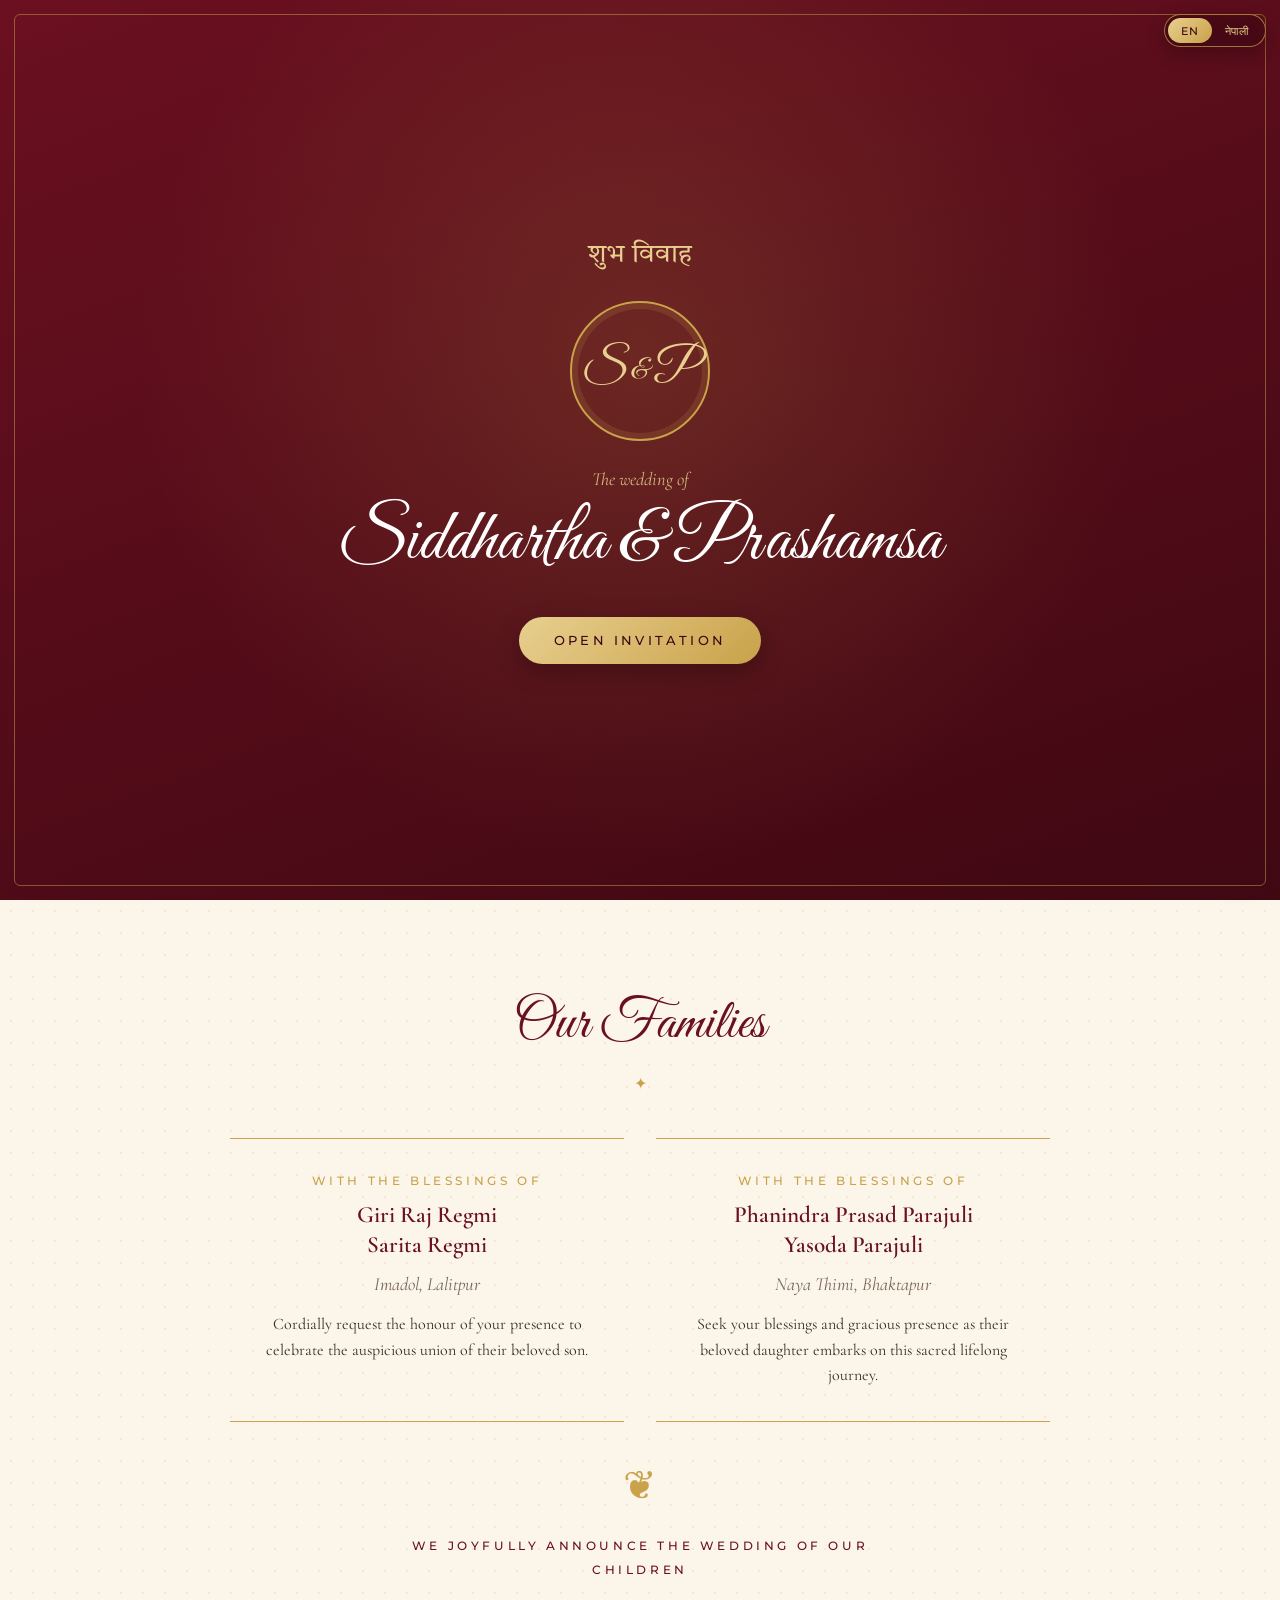
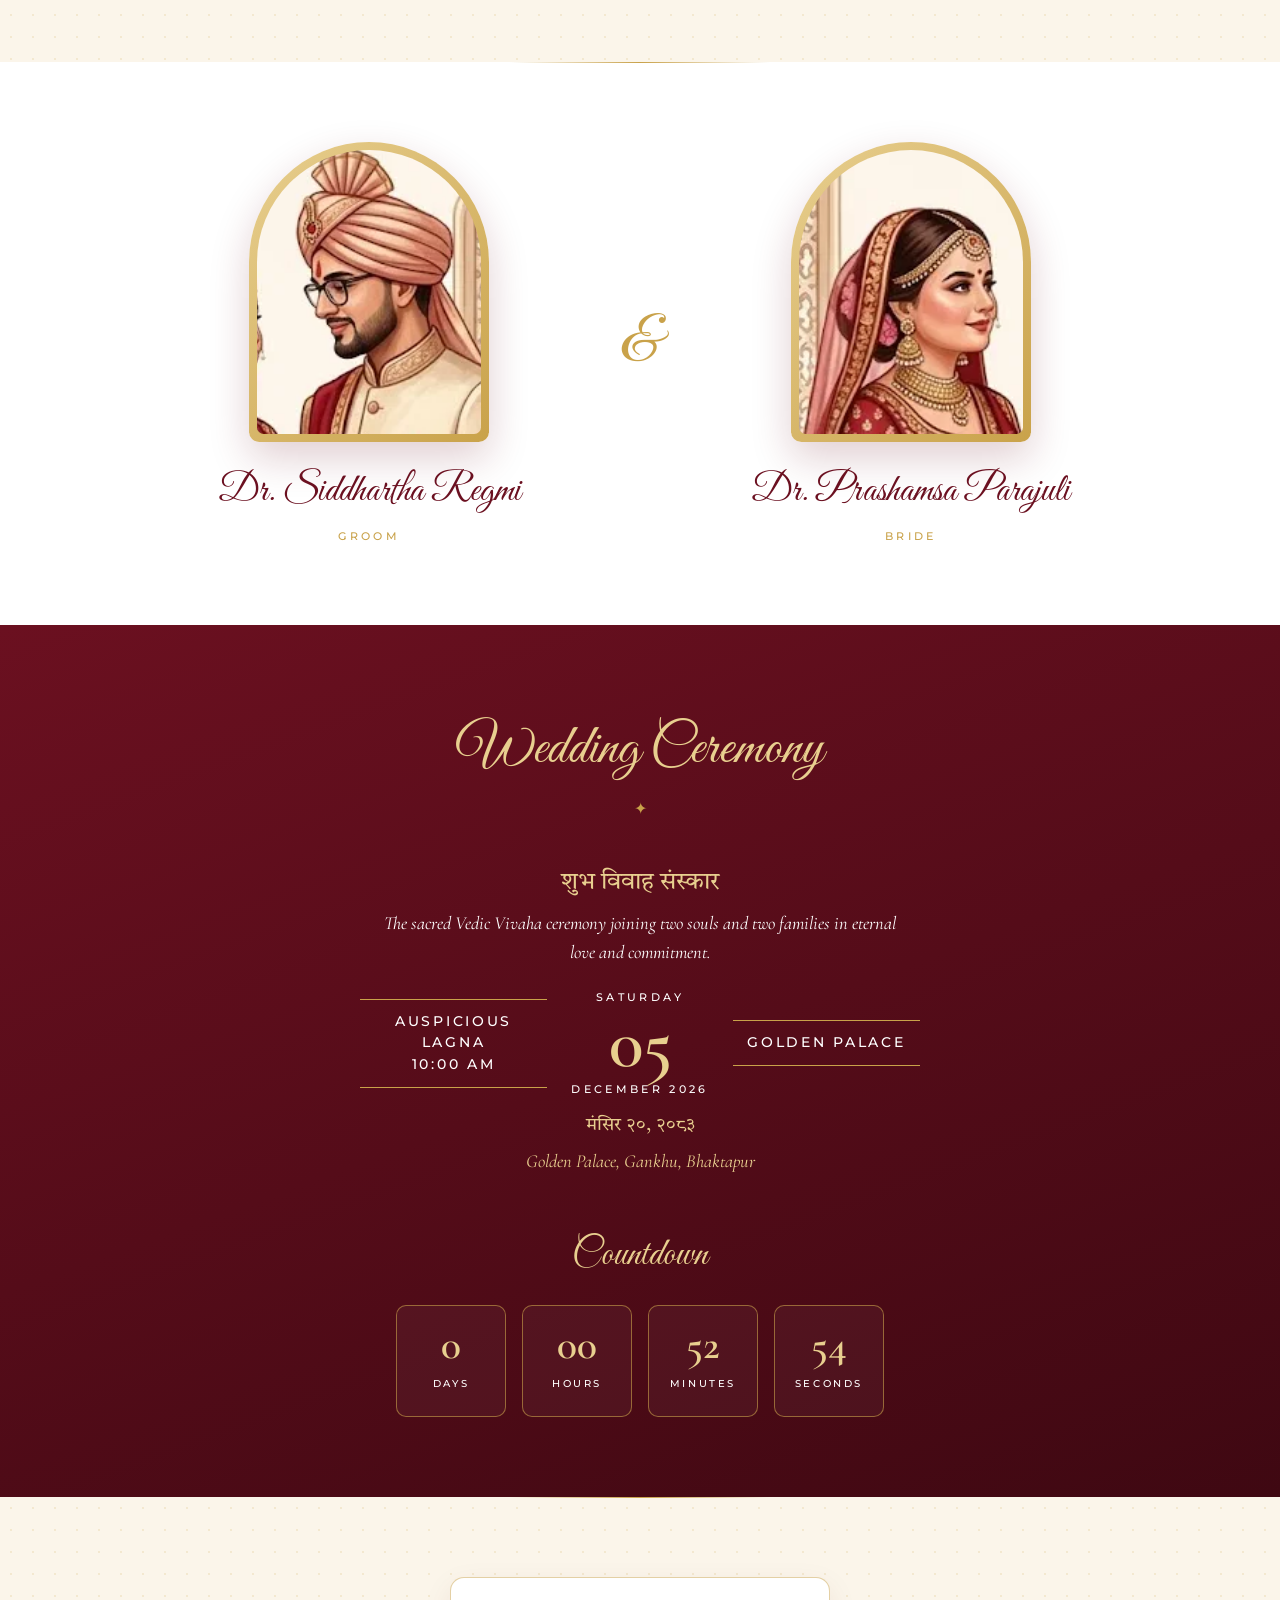
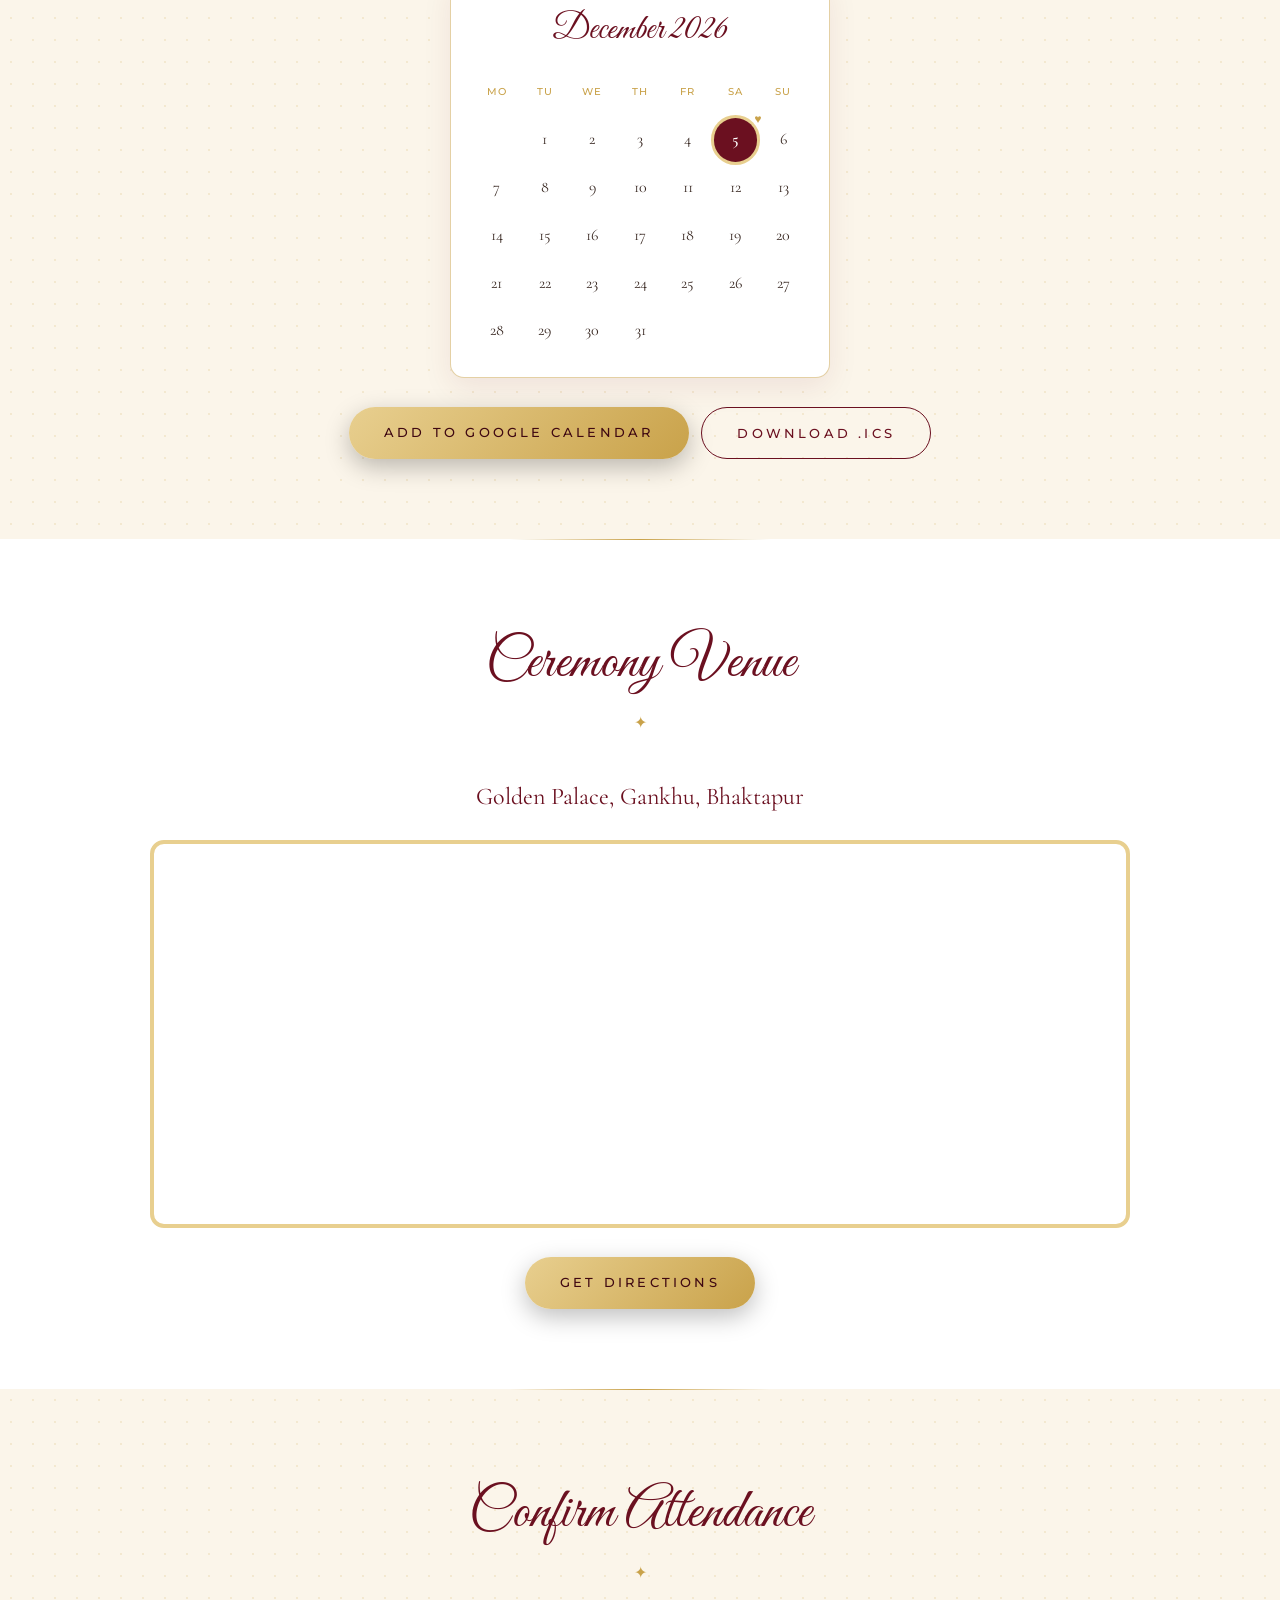
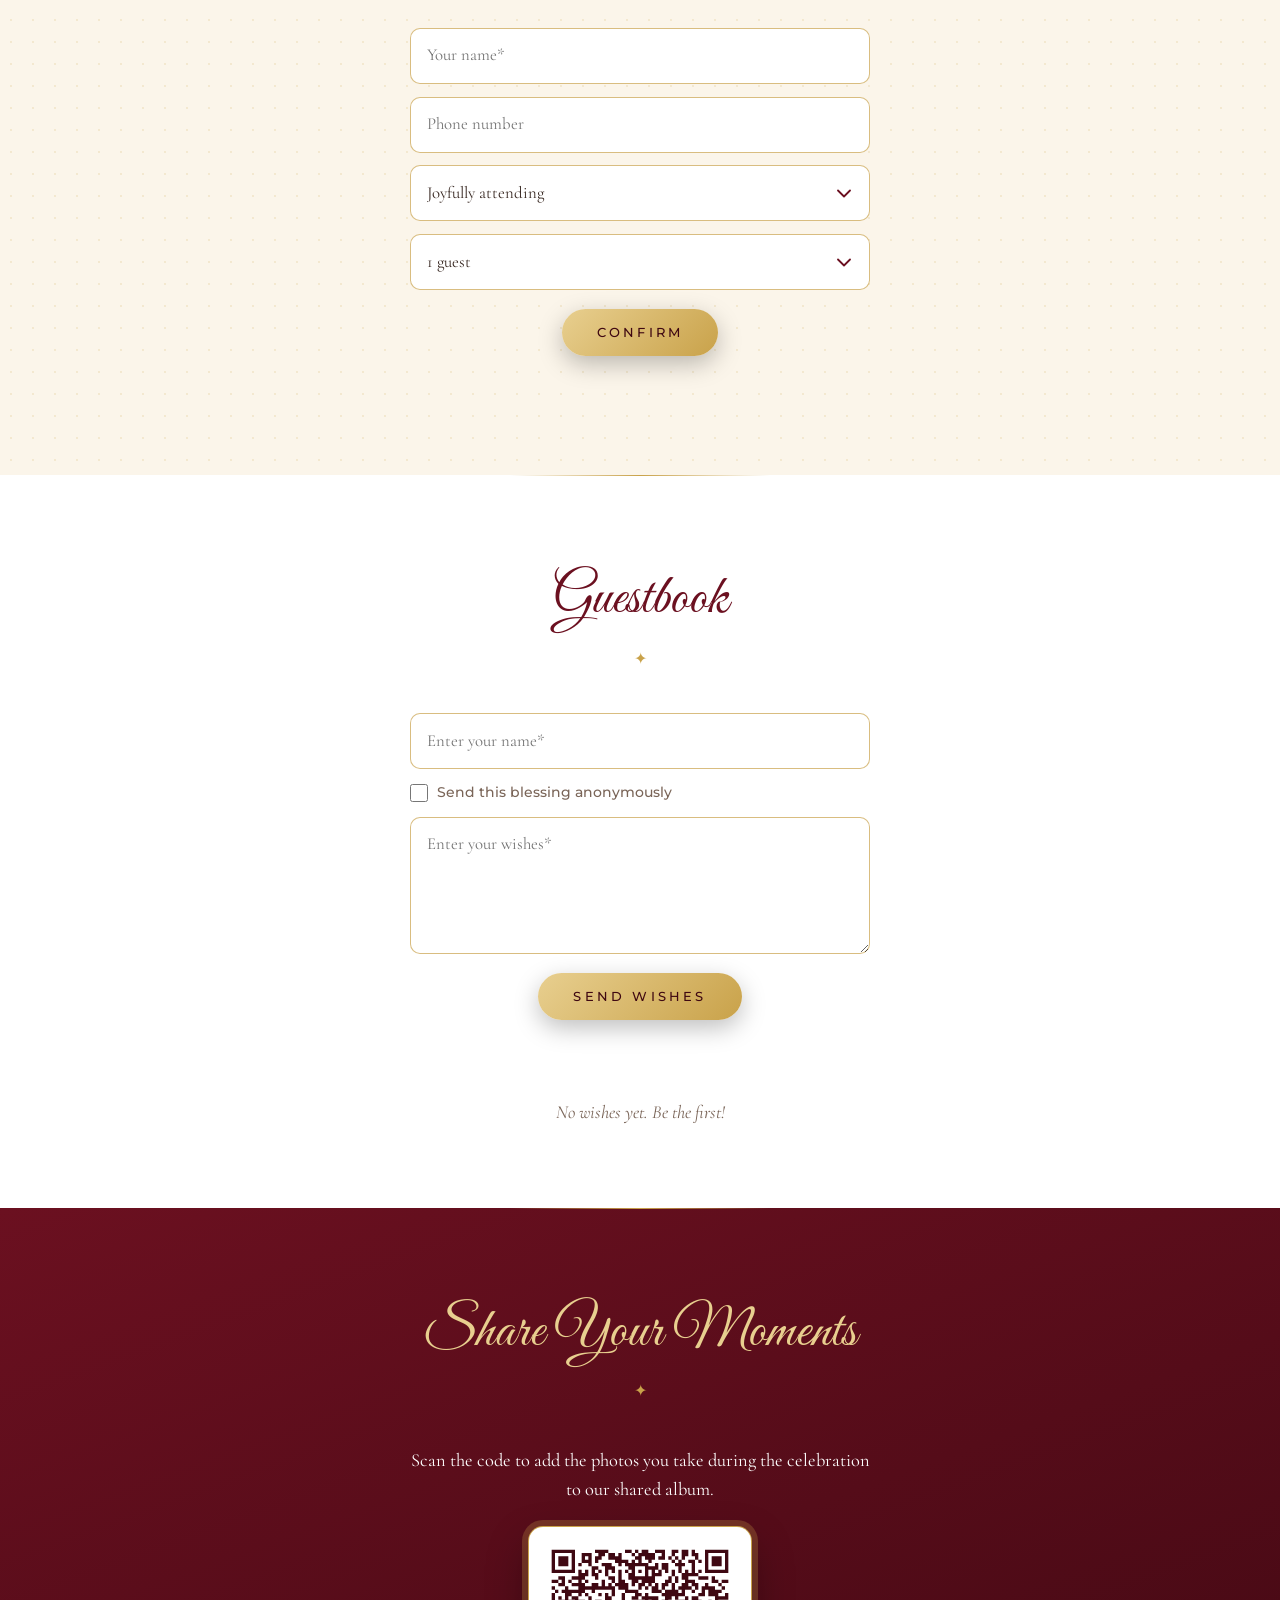
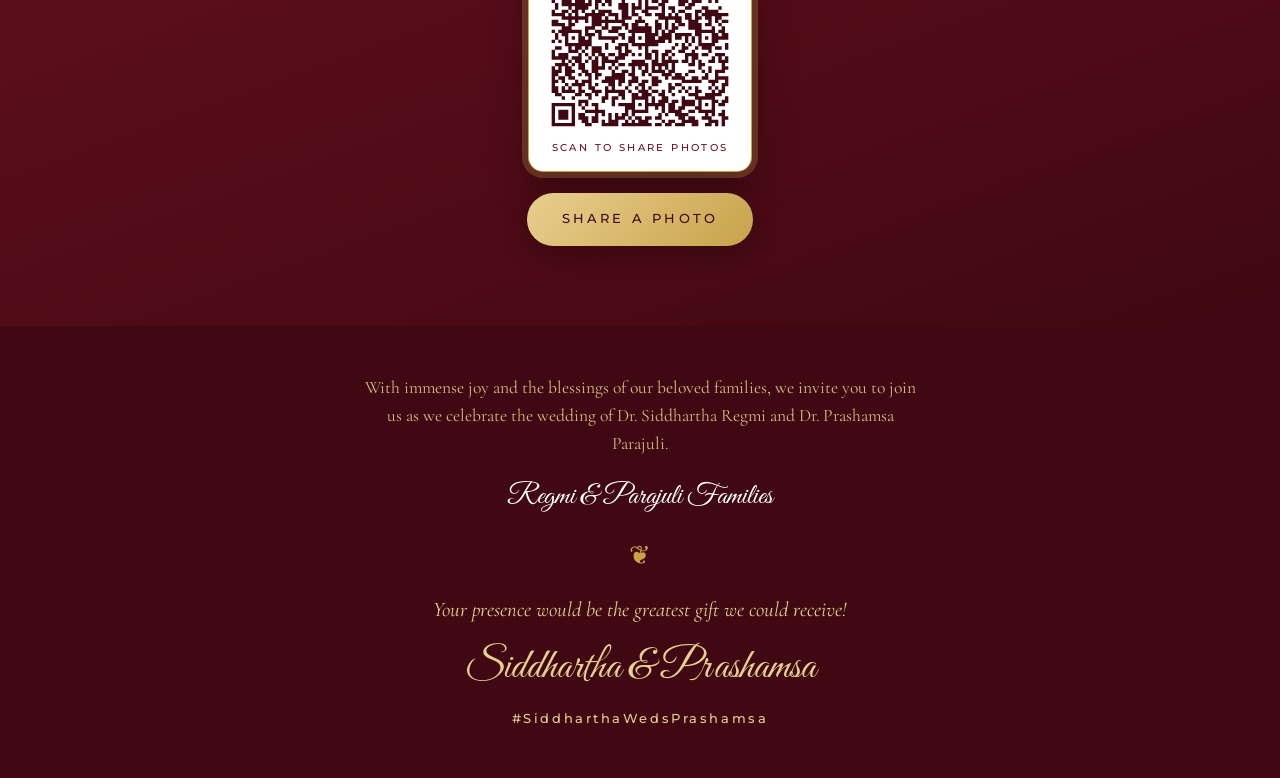
<file: index.html>
<!DOCTYPE html>
<html lang="en">
<head>
  <meta charset="UTF-8" />
  <meta name="viewport" content="width=device-width, initial-scale=1.0" />
  <title>Siddhartha & Prashamsa — Wedding Invitation</title>
  <meta name="description" content="You are cordially invited to the wedding of Dr. Siddhartha Regmi and Dr. Prashamsa Parajuli — Wedding ceremony on Saturday, 5 December 2026, 10:00 AM, Golden Palace, Gankhu, Bhaktapur." />
  <meta property="og:title" content="The Wedding of Dr. Siddhartha Regmi & Dr. Prashamsa Parajuli" />
  <meta property="og:description" content="Saturday, 5 December 2026 · 10:00 AM · Golden Palace, Gankhu, Bhaktapur" />
  <meta property="og:type" content="website" />
  <meta property="og:url" content="https://parajulimanish07.github.io/DrSiddharthandDrPrashamsaMarriage-Invitation/" />
  <meta property="og:image" content="https://parajulimanish07.github.io/DrSiddharthandDrPrashamsaMarriage-Invitation/images/og.jpg" />
  <meta property="og:image:width" content="1200" />
  <meta property="og:image:height" content="630" />
  <meta name="twitter:card" content="summary_large_image" />
  <meta name="twitter:image" content="https://parajulimanish07.github.io/DrSiddharthandDrPrashamsaMarriage-Invitation/images/og.jpg" />
  <meta name="theme-color" content="#6b1020" />
  <link rel="stylesheet" href="assets/fonts.css" />
  <link rel="stylesheet" href="styles.css" />
</head>
<body class="locked">
  <noscript><p class="noscript">Please enable JavaScript to view this invitation.</p></noscript>

  <!-- Opening cover -->
  <div id="cover" class="cover">
    <div class="cover-inner">
      <p class="devanagari cover-top">शुभ विवाह</p>
      <div class="monogram"><span data-bind="groomInitial"></span><em>&amp;</em><span data-bind="brideInitial"></span></div>
      <p class="cover-sub" data-i18n="coverSub">The wedding of</p>
      <p class="script cover-names"><span data-bind="groomShort"></span> &amp; <span data-bind="brideShort"></span></p>
      <button id="openBtn" class="btn" data-i18n="openBtn">Open Invitation</button>
    </div>
  </div>
  <div id="petals" class="petals-overlay" aria-hidden="true"></div>

  <button id="musicBtn" class="music-btn" data-i18n-aria="playMusic" aria-label="Play music" aria-pressed="false" hidden><span class="note">♪</span></button>
  <audio id="bgMusic" loop></audio>

  <main>
    <!-- Hero -->
    <section class="hero" id="home">
      <div class="hero-bg"></div>
      <div class="hero-card reveal">
        <div class="arch-text">
          <p class="script arch-names"><span data-bind="groomShort"></span> <em>&amp;</em> <span data-bind="brideShort"></span></p>
        </div>
      </div>
      <div class="hero-content reveal">
        <p class="devanagari blessing-np" data-bind="blessingNepali"></p>
        <p class="blessing-en" data-bind="blessingEnglish"></p>
        <p class="eyebrow" data-i18n="together">Together with their families</p>
        <h1 class="names">
          <span data-bind="groomName"></span>
          <span class="amp">&amp;</span>
          <span data-bind="brideName"></span>
        </h1>
        <p class="invite-line" data-i18n="inviteLine">invite you to celebrate their wedding</p>
        <p class="date-line" data-bind="dateLine"></p>
      </div>
      <a href="#families" class="scroll-hint" aria-label="Scroll down">⌄</a>
    </section>

    <!-- Families -->
    <section class="section families" id="families">
      <h2 class="section-title reveal" data-i18n="ourFamilies">Our Families</h2>
      <div class="family-grid">
        <div class="family reveal" id="groomFamily"></div>
        <div class="family reveal" id="brideFamily"></div>
      </div>
      <div class="ornament reveal">❦</div>
      <p class="eyebrow announce reveal" data-bind="blessingMessage"></p>
    </section>

    <!-- Couple -->
    <section class="section couple" id="couple">
      <div class="couple-grid">
        <article class="person reveal">
          <div class="frame"><div class="portrait" data-portrait="groom" role="img" aria-label="Dr. Siddhartha Regmi"></div></div>
          <h3 class="script" data-bind="groomName"></h3>
          <p class="role" data-i18n="groom">Groom</p>
        </article>
        <div class="heart reveal">&amp;</div>
        <article class="person reveal">
          <div class="frame"><div class="portrait" data-portrait="bride" role="img" aria-label="Dr. Prashamsa Parajuli"></div></div>
          <h3 class="script" data-bind="brideName"></h3>
          <p class="role" data-i18n="bride">Bride</p>
        </article>
      </div>
    </section>

    <!-- Ceremony -->
    <section class="section ceremony" id="ceremony">
      <h2 class="section-title light reveal" data-i18n="ceremonyTitle">Wedding Ceremony</h2>
      <p class="devanagari ceremony-sub reveal" data-bind="ceremonySubtitle"></p>
      <p class="reveal ceremony-desc" data-bind="ceremonyDescription"></p>
      <div class="big-date reveal">
        <div class="bd-side"><span data-bind="timeLabel"></span><br /><span data-bind="time"></span></div>
        <div class="bd-main">
          <small data-bind="weekday"></small>
          <strong data-bind="day"></strong>
          <small data-bind="monthYear"></small>
        </div>
        <div class="bd-side"><span data-bind="venue"></span></div>
      </div>
      <p class="devanagari nepali-date reveal" data-bind="nepaliDate"></p>
      <p class="venue-addr reveal"><span data-bind="venue"></span>, <span data-bind="address"></span></p>

      <h3 class="sub-title reveal" data-i18n="countdown">Countdown</h3>
      <div class="countdown reveal" id="countdown">
        <div><span id="cd-days">0</span><small data-i18n="days">Days</small></div>
        <div><span id="cd-hours">0</span><small data-i18n="hours">Hours</small></div>
        <div><span id="cd-mins">0</span><small data-i18n="minutes">Minutes</small></div>
        <div><span id="cd-secs">0</span><small data-i18n="seconds">Seconds</small></div>
      </div>
      <p class="countdown-done" id="countdownDone" data-i18n="countdownDone" hidden>The celebration has begun!</p>
    </section>

    <!-- Calendar -->
    <section class="section calendar-section" id="calendar">
      <div class="calendar reveal">
        <h3 class="cal-title" id="calTitle"></h3>
        <div class="cal-grid" id="calGrid"></div>
      </div>
      <div class="cal-actions reveal">
        <a class="btn" id="gcalBtn" target="_blank" rel="noopener" data-i18n="gcal">Add to Google Calendar</a>
        <button class="btn btn-outline" id="icsBtn" data-i18n="ics">Download .ics</button>
      </div>
    </section>

    <!-- Venue -->
    <section class="section map-section" id="venue">
      <h2 class="section-title reveal" data-i18n="venueTitle">Ceremony Venue</h2>
      <p class="venue-name reveal" data-bind="venueFull"></p>
      <div class="map-wrap reveal" id="mapWrap" hidden><iframe id="mapFrame" loading="lazy" referrerpolicy="no-referrer-when-downgrade" title="Venue map"></iframe></div>
      <a class="btn reveal" id="directionsBtn" target="_blank" rel="noopener" data-i18n="directions">Get Directions</a>
    </section>

    <!-- RSVP -->
    <section class="section rsvp" id="rsvp" hidden>
      <h2 class="section-title reveal" data-i18n="rsvpTitle">Confirm Attendance</h2>
      <form class="card-form reveal" id="rsvpForm">
        <input name="name" placeholder="Your name*" data-i18n-ph="yourName" data-i18n-aria="yourName" aria-label="Your name" autocomplete="name" required maxlength="80" />
        <input class="hp" name="website" tabindex="-1" autocomplete="off" aria-hidden="true" />
        <input name="phone" type="tel" placeholder="Phone number" data-i18n-ph="phone" data-i18n-aria="phone" aria-label="Phone number" autocomplete="tel" maxlength="30" />
        <select name="attending" id="rsvpAttending" aria-label="Attendance" required>
          <option value="yes" data-i18n="attendYes">Joyfully attending</option>
          <option value="no" data-i18n="attendNo">Regretfully can't attend</option>
        </select>
        <select name="guests" id="rsvpGuests" aria-label="Number of guests">
          <option value="1" data-i18n="guests1">1 guest</option>
          <option value="2" data-i18n="guests2">2 guests</option>
          <option value="3" data-i18n="guests3">3 guests</option>
          <option value="4" data-i18n="guests4">4 guests</option>
          <option value="5" data-i18n="guests5">5+ guests</option>
        </select>
        <button class="btn" type="submit" data-i18n="confirm">Confirm</button>
        <p class="form-status" role="status"></p>
      </form>
    </section>

    <!-- Guestbook -->
    <section class="section guestbook" id="guestbook" hidden>
      <h2 class="section-title reveal" data-i18n="guestbookTitle">Guestbook</h2>
      <form class="card-form reveal" id="wishForm">
        <input name="name" id="wishName" placeholder="Enter your name*" data-i18n-ph="enterName" data-i18n-aria="yourName" aria-label="Your name" autocomplete="name" required maxlength="80" />
        <label class="checkbox-field">
          <input type="checkbox" name="anonymous" id="wishAnonymous" />
          <span data-i18n="anonymous">Send this blessing anonymously</span>
        </label>
        <input class="hp" name="website" tabindex="-1" autocomplete="off" aria-hidden="true" />
        <textarea name="message" aria-label="Your wishes" data-i18n-aria="enterWishes" data-i18n-ph="enterWishes" placeholder="Enter your wishes*" required maxlength="600" rows="4"></textarea>
        <button class="btn" type="submit" data-i18n="sendWishes">Send Wishes</button>
        <p class="form-status" role="status"></p>
      </form>
      <div class="wishes" id="wishList"></div>
    </section>

    <!-- Guest photos -->
    <section class="section share-photos" id="sharePhotos" hidden>
      <h2 class="section-title light reveal" data-i18n="shareTitle">Share Your Moments</h2>
      <p class="reveal" data-i18n="shareText">Scan the code to add the photos you take during the celebration to our shared album.</p>
      <div class="qr-card reveal">
        <img src="images/qr-photos.svg" data-i18n-alt="qrAlt" alt="QR code linking to the guest photo page" />
        <small data-i18n="scanLabel">Scan to share photos</small>
      </div>
      <div class="reveal"><a class="btn" id="photosBtn" data-i18n="sharePhoto">Share a Photo</a></div>
    </section>
  </main>

  <footer class="footer">
    <p class="blessing-closing" data-bind="blessingClosing"></p>
    <p class="signoff" data-bind="blessingSignoff"></p>
    <p class="ornament-sm">❦</p>
    <p class="closing" data-bind="closingLine"></p>
    <p class="script" data-bind="coupleShort"></p>
    <p class="hashtag" data-bind="hashtag"></p>
    <p class="music-credit" id="musicCredit" hidden></p>
  </footer>

  <script src="config.js"></script>
  <script src="lang.js"></script>
  <script src="script.js"></script>
</body>
</html>
</file>
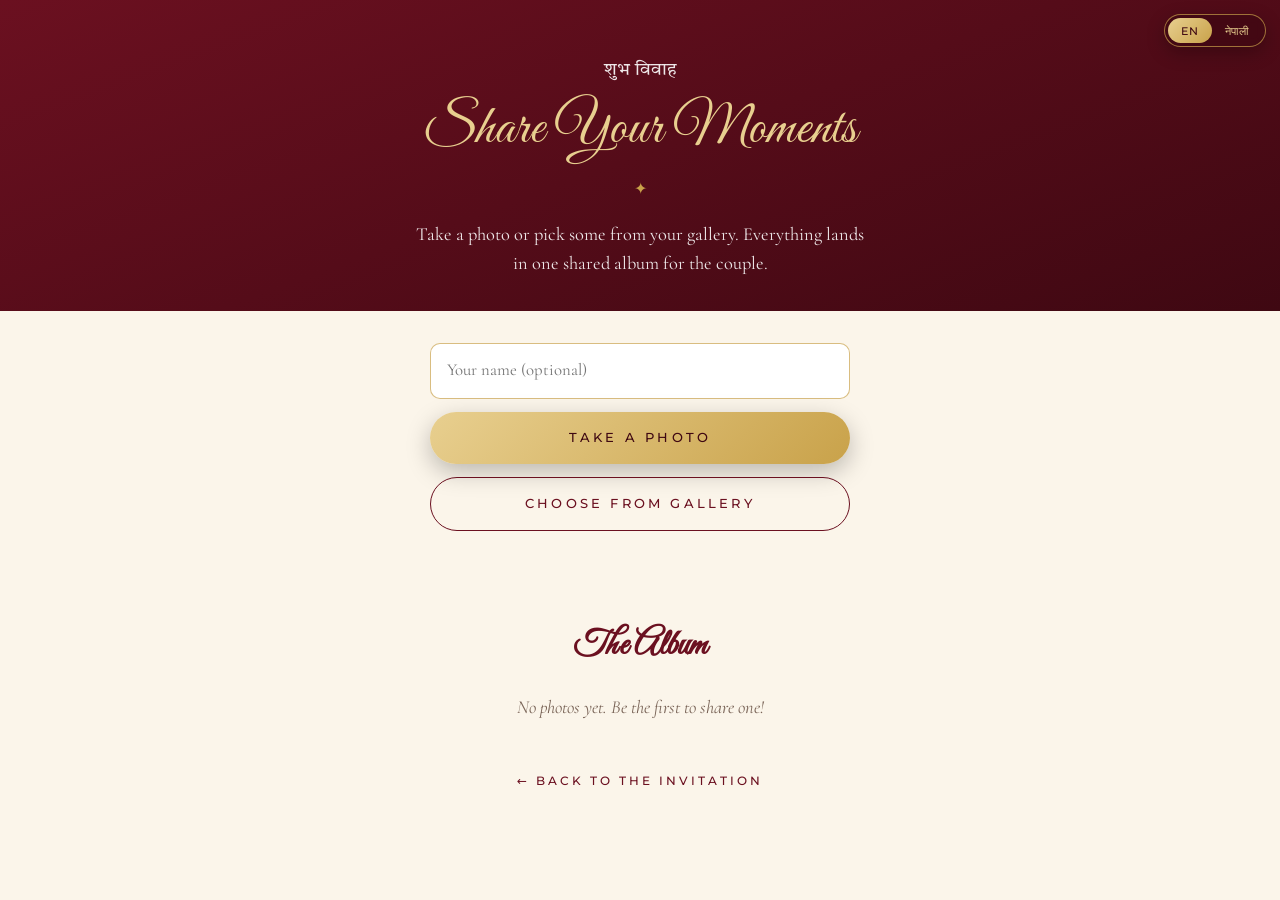
<file: photos.html>
<!DOCTYPE html>
<html lang="en">
<head>
  <meta charset="UTF-8" />
  <meta name="viewport" content="width=device-width, initial-scale=1.0" />
  <title>Share Your Photos — Siddhartha & Prashamsa</title>
  <meta name="robots" content="noindex" />
  <meta name="theme-color" content="#6b1020" />
  <link rel="stylesheet" href="assets/fonts.css" />
  <link rel="stylesheet" href="styles.css" />
</head>
<body class="photos-page">
  <header class="photos-head">
    <p class="devanagari">शुभ विवाह</p>
    <h1 class="section-title" data-i18n="shareTitle">Share Your Moments</h1>
    <p data-i18n="photosIntro">Take a photo or pick some from your gallery. Everything lands in one shared album for the couple.</p>
  </header>

  <main>
    <div class="upload-card" id="uploadCard" hidden>
      <input type="text" id="guestName" placeholder="Your name (optional)" data-i18n-ph="yourNameOpt" data-i18n-aria="yourNameOpt" aria-label="Your name (optional)" maxlength="40" autocomplete="name" />
      <label class="btn" for="cameraInput" data-i18n="takePhoto">Take a Photo</label>
      <label class="btn btn-outline" for="galleryInput" data-i18n="chooseGallery">Choose from Gallery</label>
      <input type="file" id="cameraInput" accept="image/*" capture="environment" />
      <input type="file" id="galleryInput" accept="image/*" multiple />
      <p class="upload-status" id="uploadStatus" role="status"></p>
    </div>
    <p class="photos-empty" id="noBackend" data-i18n="photosOff" hidden>Photo sharing isn't available right now.</p>

    <h2 class="photos-title" id="albumTitle" data-i18n="album" hidden>The Album</h2>
    <div class="photo-grid" id="photoGrid"></div>
  </main>

  <a class="back-link" href="./" data-i18n="back">← Back to the invitation</a>

  <script src="config.js"></script>
  <script src="lang.js"></script>
  <script src="photos.js"></script>
</body>
</html>
</file>
<file: assets/fonts.css>
/* Self-hosted Google Fonts (OFL licensed) */
/* latin-ext */
@font-face {
  font-family: 'Cormorant Garamond';
  font-style: italic;
  font-weight: 400;
  font-display: swap;
  src: url(fonts/cormorant-garamond-400-italic-latin-ext.woff2) format('woff2');
  unicode-range: U+0100-02BA, U+02BD-02C5, U+02C7-02CC, U+02CE-02D7, U+02DD-02FF, U+0304, U+0308, U+0329, U+1D00-1DBF, U+1E00-1E9F, U+1EF2-1EFF, U+2020, U+20A0-20AB, U+20AD-20C0, U+2113, U+2C60-2C7F, U+A720-A7FF;
}
/* latin */
@font-face {
  font-family: 'Cormorant Garamond';
  font-style: italic;
  font-weight: 400;
  font-display: swap;
  src: url(fonts/cormorant-garamond-400-italic-latin.woff2) format('woff2');
  unicode-range: U+0000-00FF, U+0131, U+0152-0153, U+02BB-02BC, U+02C6, U+02DA, U+02DC, U+0304, U+0308, U+0329, U+2000-206F, U+20AC, U+2122, U+2191, U+2193, U+2212, U+2215, U+FEFF, U+FFFD;
}
/* latin-ext */
@font-face {
  font-family: 'Cormorant Garamond';
  font-style: normal;
  font-weight: 400;
  font-display: swap;
  src: url(fonts/cormorant-garamond-400-normal-latin-ext.woff2) format('woff2');
  unicode-range: U+0100-02BA, U+02BD-02C5, U+02C7-02CC, U+02CE-02D7, U+02DD-02FF, U+0304, U+0308, U+0329, U+1D00-1DBF, U+1E00-1E9F, U+1EF2-1EFF, U+2020, U+20A0-20AB, U+20AD-20C0, U+2113, U+2C60-2C7F, U+A720-A7FF;
}
/* latin */
@font-face {
  font-family: 'Cormorant Garamond';
  font-style: normal;
  font-weight: 400;
  font-display: swap;
  src: url(fonts/cormorant-garamond-400-normal-latin.woff2) format('woff2');
  unicode-range: U+0000-00FF, U+0131, U+0152-0153, U+02BB-02BC, U+02C6, U+02DA, U+02DC, U+0304, U+0308, U+0329, U+2000-206F, U+20AC, U+2122, U+2191, U+2193, U+2212, U+2215, U+FEFF, U+FFFD;
}
/* latin-ext */
@font-face {
  font-family: 'Cormorant Garamond';
  font-style: normal;
  font-weight: 600;
  font-display: swap;
  src: url(fonts/cormorant-garamond-600-normal-latin-ext.woff2) format('woff2');
  unicode-range: U+0100-02BA, U+02BD-02C5, U+02C7-02CC, U+02CE-02D7, U+02DD-02FF, U+0304, U+0308, U+0329, U+1D00-1DBF, U+1E00-1E9F, U+1EF2-1EFF, U+2020, U+20A0-20AB, U+20AD-20C0, U+2113, U+2C60-2C7F, U+A720-A7FF;
}
/* latin */
@font-face {
  font-family: 'Cormorant Garamond';
  font-style: normal;
  font-weight: 600;
  font-display: swap;
  src: url(fonts/cormorant-garamond-600-normal-latin.woff2) format('woff2');
  unicode-range: U+0000-00FF, U+0131, U+0152-0153, U+02BB-02BC, U+02C6, U+02DA, U+02DC, U+0304, U+0308, U+0329, U+2000-206F, U+20AC, U+2122, U+2191, U+2193, U+2212, U+2215, U+FEFF, U+FFFD;
}
/* latin-ext */
@font-face {
  font-family: 'Great Vibes';
  font-style: normal;
  font-weight: 400;
  font-display: swap;
  src: url(fonts/great-vibes-400-normal-latin-ext.woff2) format('woff2');
  unicode-range: U+0100-02BA, U+02BD-02C5, U+02C7-02CC, U+02CE-02D7, U+02DD-02FF, U+0304, U+0308, U+0329, U+1D00-1DBF, U+1E00-1E9F, U+1EF2-1EFF, U+2020, U+20A0-20AB, U+20AD-20C0, U+2113, U+2C60-2C7F, U+A720-A7FF;
}
/* latin */
@font-face {
  font-family: 'Great Vibes';
  font-style: normal;
  font-weight: 400;
  font-display: swap;
  src: url(fonts/great-vibes-400-normal-latin.woff2) format('woff2');
  unicode-range: U+0000-00FF, U+0131, U+0152-0153, U+02BB-02BC, U+02C6, U+02DA, U+02DC, U+0304, U+0308, U+0329, U+2000-206F, U+20AC, U+2122, U+2191, U+2193, U+2212, U+2215, U+FEFF, U+FFFD;
}
/* latin-ext */
@font-face {
  font-family: 'Montserrat';
  font-style: normal;
  font-weight: 300;
  font-display: swap;
  src: url(fonts/montserrat-300-normal-latin-ext.woff2) format('woff2');
  unicode-range: U+0100-02BA, U+02BD-02C5, U+02C7-02CC, U+02CE-02D7, U+02DD-02FF, U+0304, U+0308, U+0329, U+1D00-1DBF, U+1E00-1E9F, U+1EF2-1EFF, U+2020, U+20A0-20AB, U+20AD-20C0, U+2113, U+2C60-2C7F, U+A720-A7FF;
}
/* latin */
@font-face {
  font-family: 'Montserrat';
  font-style: normal;
  font-weight: 300;
  font-display: swap;
  src: url(fonts/montserrat-300-normal-latin.woff2) format('woff2');
  unicode-range: U+0000-00FF, U+0131, U+0152-0153, U+02BB-02BC, U+02C6, U+02DA, U+02DC, U+0304, U+0308, U+0329, U+2000-206F, U+20AC, U+2122, U+2191, U+2193, U+2212, U+2215, U+FEFF, U+FFFD;
}
/* latin-ext */
@font-face {
  font-family: 'Montserrat';
  font-style: normal;
  font-weight: 500;
  font-display: swap;
  src: url(fonts/montserrat-500-normal-latin-ext.woff2) format('woff2');
  unicode-range: U+0100-02BA, U+02BD-02C5, U+02C7-02CC, U+02CE-02D7, U+02DD-02FF, U+0304, U+0308, U+0329, U+1D00-1DBF, U+1E00-1E9F, U+1EF2-1EFF, U+2020, U+20A0-20AB, U+20AD-20C0, U+2113, U+2C60-2C7F, U+A720-A7FF;
}
/* latin */
@font-face {
  font-family: 'Montserrat';
  font-style: normal;
  font-weight: 500;
  font-display: swap;
  src: url(fonts/montserrat-500-normal-latin.woff2) format('woff2');
  unicode-range: U+0000-00FF, U+0131, U+0152-0153, U+02BB-02BC, U+02C6, U+02DA, U+02DC, U+0304, U+0308, U+0329, U+2000-206F, U+20AC, U+2122, U+2191, U+2193, U+2212, U+2215, U+FEFF, U+FFFD;
}
/* devanagari */
@font-face {
  font-family: 'Tiro Devanagari Hindi';
  font-style: normal;
  font-weight: 400;
  font-display: swap;
  src: url(fonts/tiro-devanagari-hindi-400-normal-devanagari.woff2) format('woff2');
  unicode-range: U+0900-097F, U+1CD0-1CF9, U+200C-200D, U+20A8, U+20B9, U+20F0, U+25CC, U+A830-A839, U+A8E0-A8FF, U+11B00-11B09;
}
/* latin-ext */
@font-face {
  font-family: 'Tiro Devanagari Hindi';
  font-style: normal;
  font-weight: 400;
  font-display: swap;
  src: url(fonts/tiro-devanagari-hindi-400-normal-latin-ext.woff2) format('woff2');
  unicode-range: U+0100-02BA, U+02BD-02C5, U+02C7-02CC, U+02CE-02D7, U+02DD-02FF, U+0304, U+0308, U+0329, U+1D00-1DBF, U+1E00-1E9F, U+1EF2-1EFF, U+2020, U+20A0-20AB, U+20AD-20C0, U+2113, U+2C60-2C7F, U+A720-A7FF;
}
/* latin */
@font-face {
  font-family: 'Tiro Devanagari Hindi';
  font-style: normal;
  font-weight: 400;
  font-display: swap;
  src: url(fonts/tiro-devanagari-hindi-400-normal-latin.woff2) format('woff2');
  unicode-range: U+0000-00FF, U+0131, U+0152-0153, U+02BB-02BC, U+02C6, U+02DA, U+02DC, U+0304, U+0308, U+0329, U+2000-206F, U+20AC, U+2122, U+2191, U+2193, U+2212, U+2215, U+FEFF, U+FFFD;
}
</file>
<file: styles.css>
:root {
  --maroon: #6b1020;
  --maroon-deep: #3f0812;
  --gold: #c9a24a;
  --gold-light: #e8cf8f;
  --cream: #fbf5ea;
  --ink: #3a2a24;
  --muted: #7a6558;
  --serif: "Cormorant Garamond", Georgia, serif;
  --script: "Great Vibes", cursive;
  --sans: "Montserrat", system-ui, sans-serif;
  --deva: "Tiro Devanagari Hindi", serif;
}

* { box-sizing: border-box; margin: 0; padding: 0; }
html { scroll-behavior: smooth; }
body {
  font-family: var(--serif);
  font-size: 1.15rem;
  line-height: 1.6;
  color: var(--ink);
  background: var(--cream);
  overflow-x: hidden;
}
body.locked { overflow: hidden; height: 100vh; }
img { display: block; max-width: 100%; }

.script { font-family: var(--script); font-weight: 400; }
.devanagari { font-family: var(--deva); }
.eyebrow {
  font-family: var(--sans);
  font-size: .75rem;
  letter-spacing: .3em;
  text-transform: uppercase;
  margin: .6rem 0;
}

.btn {
  font-family: var(--sans);
  font-size: .8rem;
  letter-spacing: .25em;
  text-transform: uppercase;
  color: var(--maroon-deep);
  background: linear-gradient(135deg, var(--gold-light), var(--gold));
  border: none;
  padding: 1rem 2.2rem;
  border-radius: 999px;
  cursor: pointer;
  box-shadow: 0 8px 24px rgba(0, 0, 0, .25);
  transition: transform .2s ease, box-shadow .2s ease;
  text-decoration: none;
  display: inline-block;
}
.btn:hover { transform: translateY(-2px); box-shadow: 0 12px 28px rgba(0, 0, 0, .3); }

/* ── Cover ─────────────────────────── */
.cover {
  position: fixed; inset: 0; z-index: 100;
  display: grid; place-items: center;
  padding: 1.5rem;
  text-align: center;
  color: var(--gold-light);
  background:
    radial-gradient(circle at 50% 40%, rgba(201, 162, 74, .18), transparent 60%),
    linear-gradient(160deg, var(--maroon), var(--maroon-deep));
  transition: opacity 1s ease, transform 1s ease;
}
.cover::before {
  content: ""; position: absolute; inset: 14px;
  border: 1px solid rgba(201, 162, 74, .5);
  border-radius: 6px;
  pointer-events: none;
}
.cover.opened { opacity: 0; transform: scale(1.08); pointer-events: none; }

.petals-overlay { position: fixed; inset: 0; z-index: 150; overflow: hidden; pointer-events: none; }
.petal {
  position: absolute;
  top: -8%;
  background: radial-gradient(circle at 30% 30%, var(--gold-light), var(--gold));
  border-radius: 60% 0 60% 0;
  opacity: .9;
  animation: petal-fall linear forwards;
}
@keyframes petal-fall {
  to { transform: translateY(115vh) translateX(var(--drift, 0)) rotate(360deg); opacity: 0; }
}
@media (prefers-reduced-motion: reduce) {
  .petal { display: none; }
}
.cover-top { font-size: 1.6rem; margin-bottom: 1.5rem; }
.monogram {
  width: 140px; height: 140px; margin: 0 auto 1.5rem;
  border: 2px solid var(--gold);
  border-radius: 50%;
  display: flex; align-items: center; justify-content: center; gap: .3rem;
  font-family: var(--script); font-size: 3rem;
  box-shadow: inset 0 0 0 6px rgba(201, 162, 74, .15);
}
.monogram em { font-size: 1.8rem; font-style: normal; }
.cover-sub { font-style: italic; opacity: .85; }
.cover-names { font-size: clamp(2.6rem, 9vw, 4.5rem); line-height: 1.2; margin: .3rem 0 2rem; color: #fff; }

/* ── Music ─────────────────────────── */
.music-btn {
  position: fixed; right: 18px; bottom: 18px; z-index: 50;
  width: 48px; height: 48px; border-radius: 50%;
  border: 1px solid var(--gold);
  background: var(--maroon); color: var(--gold-light);
  font-size: 1.3rem; cursor: pointer;
  box-shadow: 0 6px 18px rgba(0, 0, 0, .3);
}
.music-btn .note { display: block; }
.music-btn.playing .note { animation: spin 4s linear infinite; }
.music-btn.muted::after {
  content: ""; position: absolute; left: 11px; right: 11px; top: 50%;
  border-top: 2px solid var(--gold-light); transform: rotate(-45deg);
}
.music-btn { display: grid; place-items: center; }
.music-btn:focus-visible, .btn:focus-visible { outline: 2px solid var(--gold-light); outline-offset: 3px; }
@keyframes spin { to { transform: rotate(360deg); } }

/* ── Hero ──────────────────────────── */
.hero {
  position: relative;
  min-height: 100vh;
  display: flex; align-items: center; justify-content: center;
  gap: clamp(2rem, 5vw, 5rem);
  text-align: center;
  color: #fff;
  padding: 3rem 1.25rem 4.5rem;
  overflow: hidden;
  background: var(--maroon-deep);
}
.hero-bg {
  position: absolute; inset: -40px;
  background-size: cover; background-position: center;
  filter: blur(28px) saturate(1.1);
  opacity: .35;
}
.hero-card {
  position: relative;
  flex: none;
  width: min(420px, 86vw, calc((100vh - 6rem) * 0.5586));
  aspect-ratio: 572 / 1024;
  background-size: cover; background-position: center;
  border-radius: 16px;
  box-shadow: 0 0 0 1px var(--gold), 0 0 0 8px rgba(201, 162, 74, .25), 0 30px 60px rgba(0, 0, 0, .45);
  container-type: inline-size;
}
/* Names written inside the empty arch of the illustration */
.arch-text {
  position: absolute;
  top: 17.6%; left: 26%; right: 26%;
  color: var(--maroon);
}
.blessing-np { color: var(--gold-light); font-size: 1.2rem; margin-bottom: .4rem; }
.arch-names { font-size: 7.8cqw; line-height: .95; }
.arch-names span { display: block; }
.arch-names em { display: block; font-style: normal; font-size: .55em; line-height: 1.1; color: #b08830; }
.hero-content { position: relative; max-width: 560px; }
.blessing-en { font-style: italic; opacity: .85; margin-bottom: 1.6rem; }
.names {
  font-weight: 600; font-size: clamp(1.7rem, 3.6vw, 2.6rem);
  letter-spacing: .06em; line-height: 1.25; margin: 1rem 0 .6rem;
}
.names span { display: block; }
.names .amp { font-family: var(--script); font-weight: 400; font-size: 1.6em; line-height: 1; color: var(--gold-light); }
.invite-line { font-style: italic; font-size: 1.15rem; opacity: .9; }
.date-line {
  font-family: var(--sans); letter-spacing: .25em; text-transform: uppercase;
  font-size: .95rem; margin-top: 1.5rem;
  padding: .7rem 0; border-top: 1px solid var(--gold); border-bottom: 1px solid var(--gold);
  display: inline-block;
}
.scroll-hint {
  position: absolute; bottom: 20px; left: 50%; transform: translateX(-50%);
  color: var(--gold-light); font-size: 2rem; text-decoration: none;
  animation: bob 2s ease-in-out infinite;
}
@keyframes bob { 50% { transform: translate(-50%, 8px); } }

/* ── Sections ──────────────────────── */
.section { padding: 5rem 1.25rem; text-align: center; position: relative; }
.families, .calendar-section, .rsvp {
  background:
    radial-gradient(circle, rgba(201, 162, 74, .16) 1px, transparent 1.5px) 0 0 / 22px 22px,
    var(--cream);
}
.section + .section:not(.ceremony)::before {
  content: ""; position: absolute; top: 0; left: 50%; transform: translateX(-50%);
  width: min(260px, 60%); height: 1px;
  background: linear-gradient(90deg, transparent, var(--gold), transparent);
}
.hp { position: absolute; left: -9999px; width: 1px; height: 1px; opacity: 0; }
.noscript { padding: 2rem; text-align: center; background: var(--maroon); color: var(--gold-light); }
.section-title {
  font-family: var(--script); font-weight: 400;
  font-size: clamp(2.4rem, 7vw, 3.5rem);
  color: var(--maroon);
  margin-bottom: 2.5rem;
  position: relative;
}
.section-title::after {
  content: "✦"; display: block;
  font-size: 1rem; color: var(--gold); margin-top: .2rem;
}
.section-title.light { color: var(--gold-light); }

.ornament { font-size: 2.5rem; color: var(--gold); margin-bottom: 1rem; }

/* Couple */
.couple { background: #fff; }
.couple-grid {
  display: grid; grid-template-columns: 1fr auto 1fr;
  align-items: center; gap: 2rem;
  max-width: 980px; margin: 0 auto;
}
.person h3 { font-size: 2.4rem; color: var(--maroon); margin: 1.2rem 0 .3rem; }
.role { font-family: var(--sans); font-size: .7rem; letter-spacing: .3em; text-transform: uppercase; color: var(--gold); }
.frame {
  width: 240px; height: 300px; margin: 0 auto;
  border-radius: 140px 140px 12px 12px;
  padding: 8px;
  background: linear-gradient(135deg, var(--gold-light), var(--gold));
  box-shadow: 0 16px 40px rgba(107, 16, 32, .2);
}
.portrait {
  width: 100%; height: 100%;
  border-radius: 132px 132px 8px 8px;
  background: var(--cream) no-repeat;
}
.heart { font-family: var(--script); font-size: 4rem; color: var(--gold); }


/* Families */
.family-grid {
  display: grid; grid-template-columns: 1fr 1fr; gap: 2rem;
  max-width: 820px; margin: 0 auto 2rem;
}
.family {
  padding: 2rem 1rem;
  border-top: 1px solid var(--gold); border-bottom: 1px solid var(--gold);
}
.family .eyebrow { color: var(--gold); margin-top: 0; }
.parent-name { font-size: 1.45rem; color: var(--maroon); font-weight: 600; line-height: 1.3; }
.home { font-style: italic; color: var(--muted); margin-top: .6rem; }
.announce { color: var(--maroon); max-width: 520px; margin: 0 auto; line-height: 2; }

/* Ceremony */
.ceremony {
  background: linear-gradient(160deg, var(--maroon), var(--maroon-deep));
  color: #fff;
}
.big-date {
  display: flex; align-items: center; justify-content: center; gap: 1.5rem;
  margin: 1.5rem auto 1rem; max-width: 560px;
}
.bd-side {
  flex: 1; padding: .7rem 0;
  border-top: 1px solid var(--gold); border-bottom: 1px solid var(--gold);
  font-family: var(--sans); font-size: .85rem; letter-spacing: .2em; text-transform: uppercase;
}
.bd-main { display: flex; flex-direction: column; line-height: 1.1; }
.bd-main strong { font-size: 4.5rem; color: var(--gold-light); font-weight: 600; }
.bd-main small { font-family: var(--sans); font-size: .7rem; letter-spacing: .3em; text-transform: uppercase; }
.venue-addr { font-style: italic; color: var(--gold-light); }
.sub-title {
  font-family: var(--script); font-weight: 400; font-size: 2.4rem;
  color: var(--gold-light); margin: 3rem 0 1.2rem;
}
.countdown { display: flex; justify-content: center; gap: 1rem; flex-wrap: wrap; }
.countdown div {
  width: 110px; padding: 1.2rem .5rem;
  border: 1px solid rgba(201, 162, 74, .6); border-radius: 10px;
  background: rgba(255, 255, 255, .04);
}
.countdown span { display: block; font-size: 2.6rem; font-weight: 600; color: var(--gold-light); line-height: 1; }
.countdown small { font-family: var(--sans); font-size: .65rem; letter-spacing: .25em; text-transform: uppercase; }
.countdown-done { font-size: 1.6rem; color: var(--gold-light); }

/* Calendar */
.calendar {
  max-width: 380px; margin: 0 auto;
  background: #fff; border-radius: 14px; padding: 1.5rem;
  border: 1px solid rgba(201, 162, 74, .5);
  box-shadow: 0 10px 30px rgba(107, 16, 32, .08);
}
.cal-title { font-family: var(--script); font-weight: 400; font-size: 2.2rem; color: var(--maroon); margin-bottom: .8rem; }
.cal-grid { display: grid; grid-template-columns: repeat(7, 1fr); gap: 4px; }
.cal-grid span { aspect-ratio: 1; display: grid; place-items: center; font-size: 1rem; border-radius: 50%; }
.cal-grid .dow { font-family: var(--sans); font-size: .65rem; letter-spacing: .1em; color: var(--gold); text-transform: uppercase; }
.cal-grid .wedding-day {
  background: var(--maroon); color: #fff; font-weight: 600; position: relative;
  box-shadow: 0 0 0 3px var(--gold-light);
}
.cal-grid .wedding-day::after {
  content: "♥"; position: absolute; top: -8px; right: -4px;
  font-size: .75rem; color: var(--gold);
}
.cal-actions { display: flex; flex-wrap: wrap; gap: .8rem; justify-content: center; margin-top: 1.8rem; }
.btn-outline { background: transparent; border: 1px solid var(--maroon); color: var(--maroon); box-shadow: none; }

/* Venue */
.map-section { background: #fff; }
.venue-name { font-size: 1.5rem; color: var(--maroon); margin-bottom: 1.5rem; }
.map-section .btn { margin-top: 1.8rem; }

/* Forms */
.card-form {
  max-width: 460px; margin: 0 auto;
  display: flex; flex-direction: column; gap: .8rem;
}
.card-form input, .card-form select, .card-form textarea {
  font: inherit; font-size: 1.05rem;
  padding: .85rem 1rem; border-radius: 10px;
  border: 1px solid rgba(201, 162, 74, .7); background: #fff; color: var(--ink);
}
.card-form select {
  -webkit-appearance: none; appearance: none;
  padding-right: 2.8rem; cursor: pointer;
  background:
    url("data:image/svg+xml,%3Csvg xmlns='http://www.w3.org/2000/svg' width='14' height='9' viewBox='0 0 14 9' fill='none' stroke='%236b1020' stroke-width='1.8' stroke-linecap='round' stroke-linejoin='round'%3E%3Cpath d='M1 1.5l6 6 6-6'/%3E%3C/svg%3E")
    no-repeat right 1.1rem center / 14px 9px,
    #fff;
}
.card-form input:focus, .card-form select:focus, .card-form textarea:focus {
  outline: 2px solid var(--gold); outline-offset: 1px;
}
.card-form .btn { align-self: center; margin-top: .4rem; }
.card-form .btn:disabled { opacity: .6; cursor: wait; }
.card-form input:disabled { opacity: .55; background: var(--cream); cursor: not-allowed; }
.form-status { min-height: 1.4em; font-style: italic; color: var(--maroon); }

.checkbox-field {
  display: flex; align-items: center; gap: .6rem;
  font-family: var(--sans); font-size: .85rem; color: var(--muted);
  cursor: pointer;
}
.checkbox-field input { width: 1.1rem; height: 1.1rem; accent-color: var(--gold); cursor: pointer; }

.guestbook { background: #fff; }
.card-form [hidden] { display: none; }
.wishes {
  max-width: 760px; margin: 2.5rem auto 0;
  display: grid; gap: 1rem; grid-template-columns: repeat(auto-fit, minmax(260px, 1fr));
}
.wish {
  text-align: left; background: var(--cream); padding: 1.2rem 1.4rem; border-radius: 12px;
  border-left: 3px solid var(--gold);
}
.wish cite { display: block; margin-top: .5rem; font-style: normal; color: var(--maroon); font-weight: 600; }
.no-wishes { font-style: italic; color: var(--muted); grid-column: 1 / -1; }

/* Gallery */
/* Map */
.map-wrap { max-width: 980px; margin: 0 auto; border-radius: 14px; overflow: hidden; border: 4px solid var(--gold-light); }
.map-wrap iframe { width: 100%; height: 380px; border: 0; display: block; }

/* Footer */
.footer {
  text-align: center; padding: 3rem 1rem;
  background: var(--maroon-deep); color: var(--gold-light);
}
.closing { font-style: italic; font-size: 1.3rem; margin-bottom: .5rem; }
.footer .script { font-size: 2.6rem; }
.hashtag { font-family: var(--sans); font-size: .8rem; letter-spacing: .2em; margin-top: .5rem; }
.music-credit { font-family: var(--sans); font-size: .65rem; opacity: .55; margin-top: 1.5rem; }

/* Scroll reveal */
.reveal { opacity: 0; transform: translateY(24px); transition: opacity .9s ease, transform .9s ease; }
.reveal.visible { opacity: 1; transform: none; }


@media (max-width: 860px) {
  .hero { flex-direction: column; padding-top: 2rem; }
}

@media (max-width: 720px) {
  .names { font-size: 1.45rem; letter-spacing: .03em; }
  .hero-content { max-width: 100%; }
  .couple-grid { grid-template-columns: 1fr; }
  .frame { width: 200px; height: 250px; }
  .section { padding: 4rem 16px; }
  .family-grid { grid-template-columns: 1fr; gap: 1rem; }
  .big-date { gap: .8rem; }
  .bd-main strong { font-size: 3.5rem; }
  .bd-side { font-size: .7rem; letter-spacing: .12em; }
  .countdown { gap: .5rem; }
  .countdown div { width: 72px; padding: .9rem .3rem; }
  .countdown span { font-size: 1.8rem; }
  .map-wrap iframe { height: 300px; }
}

@media (prefers-reduced-motion: reduce) {
  html { scroll-behavior: auto; }
  .reveal { opacity: 1; transform: none; transition: none; }
  .scroll-hint, .music-btn.playing .note { animation: none; }
}

/* Ceremony + family additions */
.ceremony-sub { color: var(--gold-light); font-size: 1.5rem; margin-bottom: .4rem; }
.ceremony-desc { font-style: italic; max-width: 520px; margin: 0 auto 1rem; opacity: .9; }
.nepali-date { color: var(--gold-light); margin-bottom: .4rem; }
.family-invite { font-size: 1rem; margin-top: .8rem; max-width: 330px; margin-inline: auto; }
.blessing-closing { max-width: 560px; margin: 0 auto 1rem; font-size: 1.1rem; opacity: .9; }
.signoff { font-family: var(--script); font-size: 1.8rem; color: #fff; }
.ornament-sm { font-size: 1.6rem; color: var(--gold); margin: 1rem 0; }

/* Guest photo sharing */
.share-photos { background: linear-gradient(160deg, var(--maroon), var(--maroon-deep)); color: #fff; }
.share-photos p { max-width: 460px; margin: 0 auto 1.4rem; }
.qr-card {
  display: inline-block; background: #fff; padding: 1rem; border-radius: 14px;
  box-shadow: 0 0 0 1px var(--gold), 0 0 0 7px rgba(201, 162, 74, .25), 0 18px 40px rgba(0, 0, 0, .35);
  margin-bottom: 1.4rem;
}
.qr-card img { width: 190px; height: 190px; }
.qr-card small { display: block; margin-top: .4rem; font-family: var(--sans); font-size: .6rem; letter-spacing: .25em; text-transform: uppercase; color: var(--maroon); }

.photos-head { padding: 3.5rem 1.25rem 2rem; text-align: center; color: #fff; background: linear-gradient(160deg, var(--maroon), var(--maroon-deep)); }
.photos-head .section-title { color: var(--gold-light); margin-bottom: 1rem; }
.photos-head p { max-width: 460px; margin: 0 auto; opacity: .9; }
.upload-card { max-width: 460px; margin: 0 auto; padding: 2rem 1.25rem; display: flex; flex-direction: column; gap: .8rem; text-align: center; }
.upload-card input[type="text"] { font: inherit; font-size: 1.05rem; padding: .85rem 1rem; border-radius: 10px; border: 1px solid rgba(201, 162, 74, .7); background: #fff; color: var(--ink); }
.upload-card input[type="text"]:focus { outline: 2px solid var(--gold); outline-offset: 1px; }
.upload-card input[type="file"] { display: none; }
.upload-card .upload-status { min-height: 1.4em; font-style: italic; color: var(--maroon); }
.photo-grid { max-width: 1080px; margin: 0 auto; padding: 0 1rem 3rem; display: grid; gap: .6rem; grid-template-columns: repeat(auto-fill, minmax(150px, 1fr)); }
.photo-grid a { display: block; aspect-ratio: 1; border-radius: 10px; overflow: hidden; background: var(--cream); }
.photo-grid img { width: 100%; height: 100%; object-fit: cover; transition: transform .3s ease; }
.photo-grid a:hover img { transform: scale(1.05); }
.photos-title { text-align: center; font-family: var(--script); font-size: 2.2rem; color: var(--maroon); margin: 1rem 0 1.2rem; }
.photos-empty { grid-column: 1 / -1; text-align: center; font-style: italic; color: var(--muted); }
.back-link { display: block; text-align: center; padding: 0 0 3rem; font-family: var(--sans); font-size: .75rem; letter-spacing: .25em; text-transform: uppercase; color: var(--maroon); text-decoration: none; }

/* Language toggle */
.lang-toggle {
  position: fixed; top: 14px; right: 14px; z-index: 160;
  display: flex; padding: 3px; border-radius: 999px;
  background: rgba(63, 8, 18, .72); backdrop-filter: blur(6px);
  border: 1px solid rgba(201, 162, 74, .7);
  box-shadow: 0 6px 18px rgba(0, 0, 0, .25);
}
.lang-toggle button {
  font-family: var(--sans); font-size: .7rem; letter-spacing: .08em;
  padding: .35rem .8rem; border: 0; border-radius: 999px; cursor: pointer;
  background: transparent; color: var(--gold-light);
}
.lang-toggle button[aria-pressed="true"] { background: linear-gradient(135deg, var(--gold-light), var(--gold)); color: var(--maroon-deep); }
.lang-toggle button:focus-visible { outline: 2px solid var(--gold-light); outline-offset: 2px; }

/* Nepali: Devanagari-first fonts, and no letter-spacing or capitals (they break Devanagari conjuncts) */
html[lang="ne"] {
  --serif: "Tiro Devanagari Hindi", "Cormorant Garamond", Georgia, serif;
  --script: "Tiro Devanagari Hindi", serif;
  --sans: "Tiro Devanagari Hindi", "Montserrat", sans-serif;
}
html[lang="ne"] :is(.eyebrow, .btn, .date-line, .bd-side, .bd-main small, .countdown small, .role, .cal-grid .dow,
  .names, .hashtag, .qr-card small, .back-link, .lang-toggle button, .checkbox-field, .music-credit) {
  letter-spacing: 0; text-transform: none;
}
html[lang="ne"] .section-title { line-height: 1.35; }
html[lang="ne"] .arch-names { line-height: 1.25; }
html[lang="ne"] .eyebrow { font-size: .95rem; }
html[lang="ne"] .role { font-size: .95rem; }
html[lang="ne"] .btn { font-size: 1rem; }
html[lang="ne"] .date-line { font-size: 1.1rem; }
html[lang="ne"] .bd-side { font-size: 1rem; }
html[lang="ne"] .bd-main small { font-size: .95rem; }
html[lang="ne"] .countdown small { font-size: .9rem; }
html[lang="ne"] .cal-grid .dow { font-size: .85rem; }
html[lang="ne"] .qr-card small, html[lang="ne"] .hashtag, html[lang="ne"] .back-link { font-size: .9rem; }
html[lang="ne"] .checkbox-field { font-size: 1rem; }
html[lang="ne"] .lang-toggle button { font-size: .8rem; }
</file>
